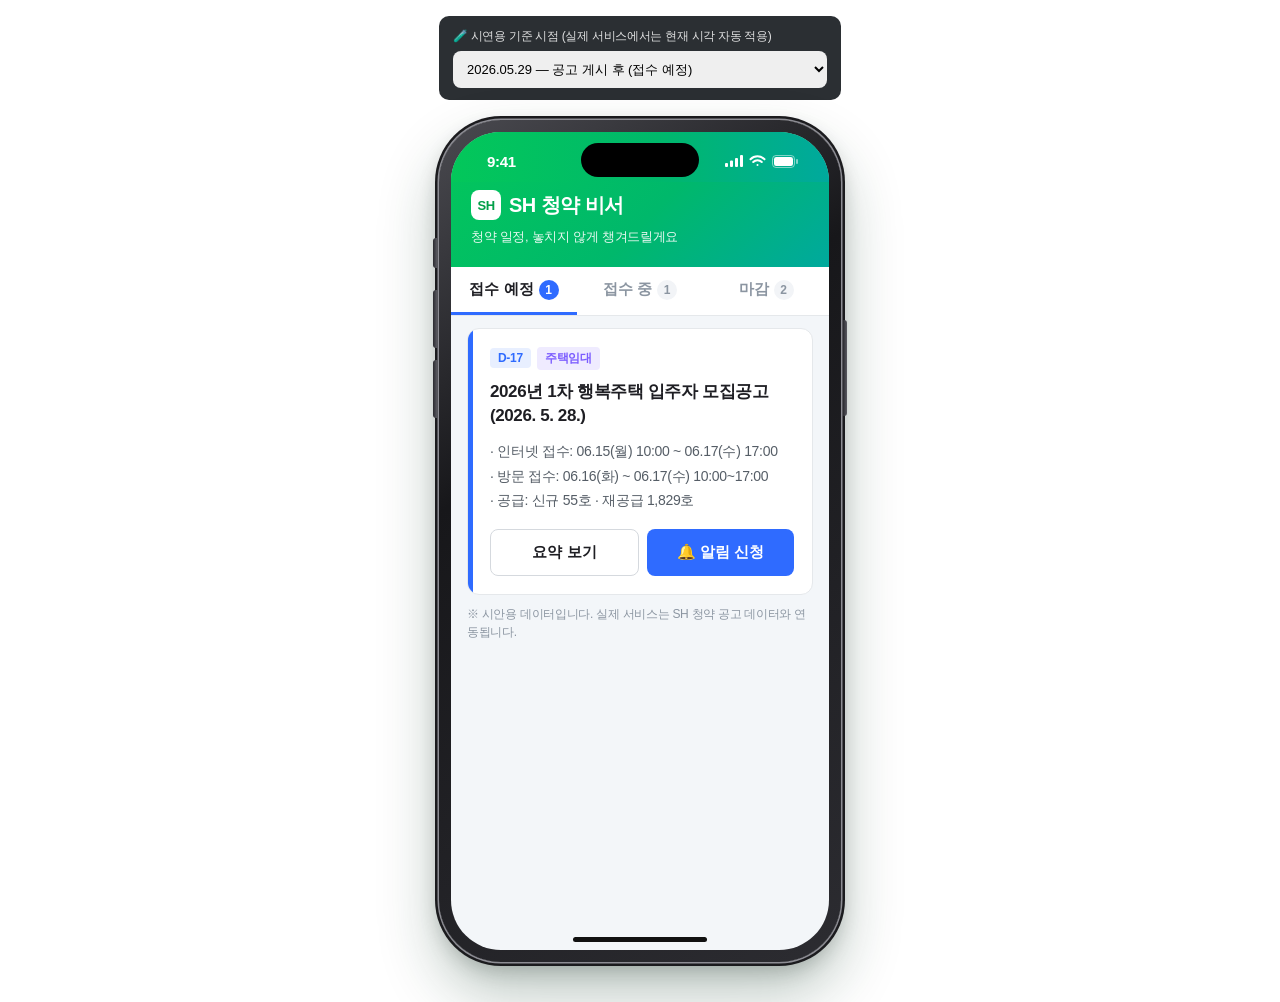
<file: public/assets/aistudio/SH___________________________a0e18278.html>
<!DOCTYPE html>
<html lang="ko">
<head>
<meta charset="UTF-8">
<meta name="viewport" content="width=device-width, initial-scale=1">
<title>SH 청약 비서 (시안)</title>
<style>
  :root{
    /* 네이버 스타일 멀티 컬러: 그린(메인) + 블루(알림·예정) + 오렌지(주의·복사) + 레드(경고) */
    --main:#03c75a; --main-d:#029f48; --main-l:#e8f9ef;
    --blue:#2f6bff; --blue-l:#e8efff;
    --orange:#ff7a1a; --orange-l:#fff0e3;
    --purple:#7b5cff; --purple-l:#efebff;
    --teal:#00a99d; --teal-l:#dff7f4;
    --pink:#ff5c8a; --pink-l:#ffe8ef;
    --cream:#f3f6f9; --gold:#f5a623; --gold-l:#fff7e6;
    --red:#e5362b; --red-l:#fdecea;
    --gray1:#f2f4f7; --gray2:#e5e8eb; --gray3:#8b95a1; --text:#1e1e23; --sub:#555d66;
  }
  *{box-sizing:border-box;margin:0;padding:0}
  body{font-family:-apple-system,"Apple SD Gothic Neo","Malgun Gothic","Nanum Gothic",sans-serif;
       background:#fff;min-height:100vh;color:var(--text);
       display:flex;flex-direction:column;align-items:center;padding:16px 8px 40px;-webkit-font-smoothing:antialiased;letter-spacing:-.3px}
  button{font-family:inherit;cursor:pointer;border:none;transition:background .15s,opacity .15s}
  button:active{opacity:.8}
  input[type=checkbox]{accent-color:var(--main)}
  .demo-bar{width:100%;max-width:402px;background:#2b2f33;color:#fff;border-radius:10px;padding:12px 14px;margin-bottom:20px;font-size:12px}
  .demo-bar label{display:block;margin-bottom:6px;opacity:.85}
  .demo-bar select{width:100%;padding:10px;border-radius:8px;border:none;font-size:13px}
  .phone{width:100%;height:818px;background:var(--cream);border-radius:50px;
         overflow:hidden;position:relative;display:flex;flex-direction:column}
  /* 상단: 그린 그라데이션 헤더 + 화이트 로고 마크 */
  .topbar{background:linear-gradient(135deg,#03c75a 0%,#00b86b 55%,#00a99d 100%);color:#fff;padding:58px 20px 20px;flex-shrink:0}
  .topbar .row{display:flex;align-items:center;gap:4px}
  .topbar h1{font-size:20px;font-weight:800;letter-spacing:-.5px;color:#fff}
  #s-list .topbar h1{display:flex;align-items:center;gap:8px}
  #s-list .topbar h1::before{content:"SH";display:inline-flex;align-items:center;justify-content:center;width:30px;height:30px;border-radius:8px;
    background:#fff;color:var(--main-d);font-size:13px;font-weight:900;letter-spacing:-.5px}
  .topbar .sub{font-size:13px;color:rgba(255,255,255,.9);margin-top:8px;line-height:1.45}
  #s-detail .topbar{padding:56px 16px 14px}
  #s-detail .topbar h1{font-size:17px}
  .back{background:none;color:#fff;font-size:28px;line-height:1;padding:0 8px 0 0}
  .screen{display:none;flex:1;overflow-y:auto;flex-direction:column}
  .screen.active{display:flex}
  .body{padding:12px 16px 44px;flex:1}
  /* tabs: 탭마다 상태 색상 */
  .tabs{display:flex;background:#fff;border-bottom:1px solid var(--gray2);position:sticky;top:0;z-index:2}
  .tab{flex:1;padding:13px 0 12px;background:#fff;font-size:15px;color:var(--gray3);border-bottom:3px solid transparent;font-weight:700}
  .tab .n{display:inline-block;min-width:20px;padding:0 6px;margin-left:5px;border-radius:10px;background:var(--gray1);font-size:12px;line-height:20px;color:var(--gray3);font-weight:700}
  .tab.on{color:var(--text)}
  .tab[data-tab=upcoming].on{border-bottom-color:var(--blue)} .tab[data-tab=upcoming].on .n{background:var(--blue);color:#fff}
  .tab[data-tab=open].on{border-bottom-color:var(--main)} .tab[data-tab=open].on .n{background:var(--main);color:#fff}
  .tab[data-tab=closed].on{border-bottom-color:#9aa3ad} .tab[data-tab=closed].on .n{background:#9aa3ad;color:#fff}
  /* cards: 상태별 왼쪽 컬러 바 */
  .card{position:relative;overflow:hidden;border:1px solid var(--gray2);border-radius:12px;padding:18px 18px 18px 22px;margin-bottom:10px;background:#fff}
  .card::before{content:"";position:absolute;left:0;top:0;bottom:0;width:5px;background:var(--gray2)}
  .card.upcoming::before{background:var(--blue)}
  .card.open::before{background:var(--main)}
  .card.closed::before{background:#c4c9d0}
  .card .head{display:flex;gap:6px;align-items:center;margin-bottom:10px}
  .badge{font-size:12px;font-weight:700;padding:3px 8px;border-radius:4px;background:var(--gray1);color:var(--sub)}
  .badge.dday{background:var(--blue-l);color:var(--blue)}
  .badge.open{background:var(--main);color:#fff}
  .badge.closed{background:var(--gray1);color:var(--gray3)}
  .badge.kind[data-k="주택임대"]{background:var(--purple-l);color:var(--purple)}
  .badge.kind[data-k="주택분양"]{background:var(--orange-l);color:#d95f00}
  .badge.kind[data-k="매입임대"]{background:var(--teal-l);color:var(--teal)}
  .badge.kind[data-k="희망하우징"]{background:var(--pink-l);color:#e03a6c}
  .card h3{font-size:17px;line-height:1.45;margin-bottom:10px;font-weight:700;letter-spacing:-.4px}
  .card ul{list-style:none;font-size:14px;color:var(--sub);line-height:1.75;margin-bottom:16px}
  .btns{display:flex;gap:8px}
  .btn{flex:1;padding:13px 0;border-radius:8px;font-size:15px;font-weight:700}
  .btn.ghost{background:#fff;color:var(--text);border:1px solid #d5d9de}
  .btn.main{background:var(--main);color:#fff}
  .btn.blue{background:var(--blue);color:#fff}
  /* 알림 버튼은 블루, 신청 버튼은 그린으로 구분 */
  .btn.main[data-go="alarm"]{background:var(--blue)}
  .btn.ghost[data-go="alarm"]{background:var(--blue-l);color:var(--blue);border-color:#c7d6ff}
  .btn.disabled{background:var(--gray1);color:var(--gray3);cursor:not-allowed;border:none}
  .empty{text-align:center;color:var(--gray3);font-size:14px;padding:60px 0}
  .note{font-size:12px;color:var(--gray3);line-height:1.55;margin-top:8px}
  /* detail: 섹션마다 흰 카드 + 포인트 컬러 */
  .alert{background:var(--gold-l);border:1px solid #fbe3b0;border-left:5px solid var(--orange);border-radius:10px;padding:14px 16px;font-size:14px;line-height:1.6;margin-bottom:10px;color:var(--sub)}
  .alert b{color:#c2540a}
  .title-box{background:#fff;border:1px solid var(--gray2);border-top:5px solid var(--main);border-radius:12px;padding:20px 18px}
  .title-box h2{font-size:20px;line-height:1.4;margin:10px 0 12px;font-weight:800;letter-spacing:-.5px}
  .kv{font-size:14px;line-height:1.8;color:var(--sub)}
  .kv b{color:var(--main-d);margin-right:6px}
  .sec{margin-top:10px;background:#fff;border:1px solid var(--gray2);border-radius:12px;padding:20px 18px}
  .sec h4{display:flex;align-items:center;gap:8px;font-size:17px;margin-bottom:14px;font-weight:800;letter-spacing:-.4px}
  .sec h4::before{content:"";width:4px;height:17px;border-radius:2px;background:var(--main)}
  .sec:has(#timeline) h4::before{background:var(--blue)}
  .sec:has(#mgmtNo) h4::before{background:var(--orange)}
  .sec:has(#formBox) h4::before{background:var(--main)}
  .tl{position:relative;padding-left:24px}
  .tl::before{content:"";position:absolute;left:7px;top:6px;bottom:6px;width:2px;background:var(--gray2)}
  .step{position:relative;margin-bottom:18px;font-size:14px;line-height:1.6}
  .step:last-child{margin-bottom:0}
  .step::before{content:"";position:absolute;left:-22px;top:5px;width:10px;height:10px;border-radius:50%;background:#fff;border:2px solid #cfd4da}
  .step.done::before{background:#cfd4da;border-color:#cfd4da}
  .step.now::before{background:var(--main);border-color:var(--main);box-shadow:0 0 0 4px var(--main-l)}
  .step .t{font-weight:700;font-size:15px}
  .step .d{color:var(--sub)}
  .tag-red{display:inline-block;background:var(--red-l);color:var(--red);font-weight:700;font-size:12px;padding:3px 8px;border-radius:4px;margin-top:4px}
  .copybox{display:flex;align-items:center;justify-content:space-between;background:var(--orange-l);border-radius:8px;padding:12px 14px;margin-top:8px}
  .copybox span{font-size:17px;font-weight:800;letter-spacing:.5px;color:#c2540a}
  .copybtn{background:var(--orange);color:#fff;font-size:13px;font-weight:700;padding:9px 14px;border-radius:6px}
  .res-item{font-size:14px;margin-bottom:20px;line-height:1.55;color:var(--sub)}
  .res-item:last-child{margin-bottom:0}
  .res-item b{font-size:15px;color:var(--text)}
  .linkbtn{display:inline-block;margin-top:8px;padding:10px 14px;background:var(--blue-l);color:var(--blue);border:1px solid #c7d6ff;font-weight:700;font-size:13px;border-radius:6px}
  /* form */
  .formbox{background:#f1faf5;border:1px solid #d3f0df;border-radius:10px;padding:16px}
  .formbox label.l{display:block;font-size:13px;color:var(--sub);margin:14px 0 6px;font-weight:700}
  .formbox label.l:first-child{margin-top:0}
  .inrow{display:flex;gap:6px}
  .inrow input{flex:1;padding:13px;border:1px solid #d5d9de;background:#fff;border-radius:8px;font-size:15px;min-width:0;outline:none}
  .inrow input:focus{border-color:var(--main)}
  .inrow button{padding:0 14px;background:var(--blue);color:#fff;border-radius:8px;font-size:13px;font-weight:700;white-space:nowrap}
  .msg{font-size:12px;margin-top:6px;min-height:14px}
  .msg.ok{color:var(--main-d)} .msg.err{color:var(--red)}
  .chk{display:flex;gap:10px;align-items:flex-start;background:#fff;border:1px solid var(--gray2);border-radius:8px;padding:12px 14px;margin-bottom:8px;font-size:14px;line-height:1.45;font-weight:600}
  /* ───── iPhone 목업 프레임 ───── */
  .device{position:relative;width:100%;max-width:402px;padding:12px;border-radius:62px;
    background:linear-gradient(145deg,#4a4a50 0%,#17171a 35%,#2c2c31 100%);
    box-shadow:0 0 0 1.5px #8d8d94,0 0 0 4px #1b1b1e,0 30px 60px rgba(20,60,40,.30),0 8px 20px rgba(0,0,0,.2)}
  .device .side{position:absolute;width:4px;background:linear-gradient(90deg,#2a2a2f,#5a5a61)}
  .device .side.left{left:-6px;border-radius:3px 0 0 3px}
  .device .side.right{right:-6px;border-radius:0 3px 3px 0}
  /* 다이나믹 아일랜드 + 홈 인디케이터 */
  .phone::before{content:"";position:absolute;top:11px;left:50%;transform:translateX(-50%);width:118px;height:34px;background:#000;border-radius:20px;z-index:30;pointer-events:none}
  .phone::after{content:"";position:absolute;bottom:8px;left:50%;transform:translateX(-50%);width:134px;height:5px;background:#111;border-radius:3px;z-index:30;pointer-events:none}
  /* 상태 표시줄 */
  .statusbar{position:absolute;top:0;left:0;right:0;height:50px;display:flex;justify-content:space-between;align-items:center;
    padding:8px 30px 0 36px;color:#fff;font-size:15px;font-weight:700;z-index:25;pointer-events:none;
    background:linear-gradient(90deg,#03c75a 0%,#00b86b 55%,#00a99d 100%)}
  .statusbar .ico{display:flex;align-items:center;gap:6px}
  .tabs{top:50px}
  .phone .cta{padding-bottom:30px}
  /* 좁은 화면(실제 휴대폰)에서는 프레임 제거 */
  @media (max-width:430px){
    body{padding:8px 0 24px}
    .device{padding:0;border-radius:0;background:none;box-shadow:none}
    .device .side,.statusbar,.phone::before,.phone::after{display:none}
    .phone{border-radius:0;height:calc(100vh - 110px);min-height:600px}
    .topbar{padding-top:22px}
    #s-detail .topbar{padding-top:16px}
    .tabs{top:0}
    .phone .cta{padding-bottom:14px}
  }
  .chk:has(input:checked){border-color:var(--main);background:var(--main-l)}
  .chk input{margin-top:3px;width:18px;height:18px}
  .chk small{display:block;color:var(--gray3);font-size:12px;font-weight:400;margin-top:2px}
  .agree{font-size:12px;color:var(--sub);line-height:1.6;margin:14px 0}
  .ics{display:block;width:100%;margin-top:8px;padding:13px;background:var(--blue-l);border:1px solid #c7d6ff;border-radius:8px;font-size:14px;font-weight:700;color:var(--blue)}
  .disclaimer{font-size:12px;color:var(--gray3);line-height:1.6;margin-top:16px;padding:0 4px}
  /* 하단 고정 버튼 */
  .cta{flex-shrink:0;padding:10px 16px 20px;background:#fff;border-top:1px solid var(--gray2);display:flex;gap:8px}
  .cta .btn{padding:15px 0;font-size:16px;border-radius:8px}
  .done-box{background:var(--main-l);color:var(--main-d);border-radius:10px;padding:16px;font-size:14px;font-weight:700;line-height:1.6;display:none;margin-top:12px}
  .toast{position:absolute;left:50%;bottom:100px;transform:translateX(-50%);background:rgba(30,30,35,.92);color:#fff;font-size:13px;
         padding:11px 18px;border-radius:8px;opacity:0;pointer-events:none;transition:opacity .25s;white-space:nowrap;z-index:9}
  .toast.show{opacity:1}
</style>
</head>
<body>

<div class="demo-bar">
  <label>🧪 시연용 기준 시점 (실제 서비스에서는 현재 시각 자동 적용)</label>
  <select id="demoDate">
    <option value="2026-05-29T09:00">2026.05.29 — 공고 게시 후 (접수 예정)</option>
    <option value="2026-06-14T09:00">2026.06.14 — 접수 시작 전날</option>
    <option value="2026-06-16T12:00">2026.06.16 — 인터넷 접수 기간 중</option>
    <option value="2026-06-26T17:00">2026.06.26 — 서류심사 대상자 발표일 (접수 마감 후)</option>
  </select>
</div>

<div class="phone">

  <!-- ========== 화면 1: 공고 목록 ========== -->
  <section id="s-list" class="screen active">
    <div class="topbar">
      <h1>SH 청약 비서</h1>
      <div class="sub">청약 일정, 놓치지 않게 챙겨드릴게요</div>
    </div>
    <div class="tabs">
      <button class="tab on" data-tab="upcoming">접수 예정<span class="n" id="n-upcoming">0</span></button>
      <button class="tab" data-tab="open">접수 중<span class="n" id="n-open">0</span></button>
      <button class="tab" data-tab="closed">마감<span class="n" id="n-closed">0</span></button>
    </div>
    <div class="body" id="listBody"></div>
  </section>

  <!-- ========== 화면 2: 공고 상세 ========== -->
  <section id="s-detail" class="screen">
    <div class="topbar">
      <div class="row">
        <button class="back" id="btnBack" aria-label="뒤로">‹</button>
        <h1>공고 상세 요약</h1>
      </div>
    </div>
    <div class="body">
      <div class="alert">
        ⚠️ <b>[필독] 기존 행복주택 예비자이신가요?</b><br>
        이번 공고 신청 시 동일유형 예비자 명부에서 제외될 수 있고, 공공임대주택(국민임대·영구임대·행복주택·통합공공임대) 입주 시 모든 예비자 명부에서 제외됩니다.
      </div>

      <div class="title-box">
        <span class="badge dday" id="d-badge">D-18</span>
        <h2>2026년 1차 행복주택 입주자 모집공고</h2>
        <div class="kv">
          <b>공급호수</b> 신규공급 55호 · 재공급 1,829호(예비입주자 포함)<br>
          <b>신청자격</b> 대학생, 청년, 신혼부부, 고령자, 주거급여수급자
        </div>
      </div>

      <div class="sec">
        <h4>📅 핵심 일정</h4>
        <div class="tl" id="timeline"></div>
      </div>

      <div class="sec">
        <h4>📌 신청 전 확인하세요</h4>
        <div class="res-item">
          <b>청약홈 순위확인서 발급용 주택관리번호</b><br>
          공고일 이후 영업일(2026.05.29.)부터 확인·발급 가능
          <div class="copybox"><span id="mgmtNo">2026-000254</span><button class="copybtn" id="btnCopy">번호 복사</button></div>
        </div>
        <div class="res-item">
          <b>공급단지 전자팸플릿</b><br>
          홈페이지 &gt; 청약정보 &gt; 전자팸플릿에서 '단지명' 검색
          <div class="note">※ 최초 공급 시 제작된 자료로 공급유형·세대수가 다를 수 있어 참고용으로만 활용하세요.</div>
          <button class="linkbtn" data-demo="전자팸플릿 페이지로 연결됩니다.">전자팸플릿 바로가기</button>
        </div>
        <div class="res-item">
          <b>공고문 원본</b><br>
          단지·공급호수·소득·자산 기준 등 상세 내용은 공고문(첨부1)을 확인하세요.
          <br><button class="linkbtn" data-demo="공고문 PDF가 다운로드됩니다.">📄 공고문 다운로드</button>
        </div>
      </div>

      <div class="sec">
        <h4>🔔 이 공고 알림 받기</h4>
        <div class="formbox" id="formBox">
          <label class="l">휴대폰 번호</label>
          <div class="inrow">
            <input id="phone" type="tel" inputmode="numeric" placeholder="010-0000-0000" maxlength="13">
            <button id="btnSend">인증번호 받기</button>
          </div>
          <label class="l">인증번호 (시안: 1234 입력)</label>
          <div class="inrow">
            <input id="code" type="tel" inputmode="numeric" placeholder="4자리" maxlength="4">
            <button id="btnVerify">확인</button>
          </div>
          <div class="msg" id="phoneMsg"></div>

          <label class="l">알림 받을 시점 (중복 선택 가능)</label>
          <label class="chk"><input type="checkbox" class="alarm" value="0" checked>
            <span>청약 접수 하루 전<small>06.14(일) 오전 10시</small></span></label>
          <label class="chk"><input type="checkbox" class="alarm" value="1" checked>
            <span>접수 마감 당일 아침<small>06.17(수) 오전 10시 · 마감 17:00</small></span></label>
          <label class="chk"><input type="checkbox" class="alarm" value="2">
            <span>서류심사 대상자 발표일<small>06.26(금) 오후 4시 이후</small></span></label>
          <label class="chk"><input type="checkbox" class="alarm" value="3">
            <span>서류 제출 마감 하루 전<small>07.02(목) 오전 10시 · 등기우편만 접수</small></span></label>

          <div class="agree">
            <label><input type="checkbox" id="agree"> [필수] 휴대폰 번호 수집·이용에 동의합니다.</label><br>
            · 수집 항목: 휴대폰 번호 1개 · 이용 목적: 해당 공고 일정 알림 발송<br>
            · 보유 기간: 해당 공고 종료 후 즉시 파기
          </div>
          <button class="ics" id="btnIcs">📅 번호 입력 없이 내 캘린더에 일정 담기 (.ics)</button>
        </div>
        <div class="done-box" id="doneBox"></div>
      </div>

      <div class="disclaimer">
        본 화면은 공고문 이해를 돕기 위한 요약 정보이며, 일정·자격 등 정확한 내용은 반드시 입주자 모집공고문을 확인해 주세요. 공고문 미숙지로 인한 불이익의 책임은 신청자 본인에게 있습니다.<br>
        신청 문의: 서울주택도시개발공사 콜센터 1600-3456
      </div>
    </div>
    <div class="cta" id="ctaBar"></div>
  </section>

  <div class="toast" id="toast"></div>
</div>

<script>
/* ───────── 데이터 (시안용) ───────── */
const SH_APPLY_URL = "https://www.i-sh.co.kr/app/index.do";
const T = {
  open:  new Date("2026-06-15T10:00"),
  close: new Date("2026-06-17T17:00"),
  docAnn:new Date("2026-06-26T16:00"),
  docS:  new Date("2026-07-01T00:00"),
  docE:  new Date("2026-07-03T23:59"),
  win:   new Date("2026-10-30T00:00")
};
const ALARMS = [
  {label:"[청약 접수 D-1] 내일 10:00부터 2026년 1차 행복주택 청약이 시작됩니다.", at:"20260614T100000"},
  {label:"[마감 당일] 오늘 17:00 청약 마감! 아직 신청 전이신가요?",               at:"20260617T100000"},
  {label:"[서류심사 대상자 발표] 오늘 16시 이후 발표 결과를 확인하세요.",          at:"20260626T161000"},
  {label:"[서류 마감 D-1] 내일까지 등기우편으로 발송하세요. (일반우편 불가)",       at:"20260702T100000"}
];
const OTHERS = [
  {status:"open",   kind:"주택분양", title:"고덕강일지구 3단지 토지임대부 분양주택 입주자모집공고", lines:["청약시작일: 2026-10-26"], url:SH_APPLY_URL},
  {status:"closed", kind:"매입임대", title:"2026년 하반기 신혼·신생아 매입임대주택Ⅰ 입주자 모집공고(26.09.30.)", lines:["청약시작일: 2026-10-13"]},
  {status:"closed", kind:"희망하우징", title:"2026-2차 희망하우징(공공기숙사) 입주자 모집공고(2026. 9. 17.)", lines:["청약시작일: 2026-10-01"]}
];

/* ───────── 상태 ───────── */
let now = new Date(document.getElementById("demoDate").value);
let curTab = "upcoming";
let verified = false;

const $ = s => document.querySelector(s);
const $$ = s => [...document.querySelectorAll(s)];
const fmt = d => `${d.getMonth()+1}.${String(d.getDate()).padStart(2,"0")}`;
const dayDiff = (a,b) => Math.round((new Date(b.toDateString()) - new Date(a.toDateString()))/86400000);

function happyStatus(){
  if(now < T.open) return "upcoming";
  if(now <= T.close) return "open";
  return "closed";
}
function toast(msg){
  const t = $("#toast"); t.textContent = msg; t.classList.add("show");
  clearTimeout(toast._t); toast._t = setTimeout(()=>t.classList.remove("show"),1800);
}

/* ───────── 화면 1: 목록 ───────── */
function renderList(){
  const st = happyStatus();
  const items = [{status:st, kind:"주택임대", happy:true,
    title:"2026년 1차 행복주택 입주자 모집공고(2026. 5. 28.)"}, ...OTHERS];
  const cnt = {upcoming:0,open:0,closed:0};
  items.forEach(i=>cnt[i.status]++);
  ["upcoming","open","closed"].forEach(k=>$("#n-"+k).textContent = cnt[k]);

  const list = items.filter(i=>i.status===curTab);
  const box = $("#listBody");
  if(!list.length){ box.innerHTML = '<div class="empty">해당하는 공고가 없습니다.</div>'; return; }

  box.innerHTML = list.map((i,idx)=>{
    let badge, lines, btns;
    if(i.happy){
      const d = dayDiff(now, T.open);
      badge = i.status==="upcoming" ? `<span class="badge dday">D-${d}</span>`
            : i.status==="open" ? `<span class="badge open">접수 중</span>` : `<span class="badge closed">접수 마감</span>`;
      lines = ["인터넷 접수: 06.15(월) 10:00 ~ 06.17(수) 17:00",
               "방문 접수: 06.16(화) ~ 06.17(수) 10:00~17:00",
               "공급: 신규 55호 · 재공급 1,829호"];
      btns = `<button class="btn ghost" data-go="detail">요약 보기</button>` +
        (i.status==="open"
          ? `<button class="btn main" data-apply="1">청약 신청하기</button>`
          : i.status==="upcoming" ? `<button class="btn main" data-go="alarm">🔔 알림 신청</button>`
          : `<button class="btn ghost" data-go="alarm">🔔 서류 알림</button>`);
    }else{
      badge = i.status==="open" ? `<span class="badge open">접수 중</span>` : `<span class="badge closed">청약 완료</span>`;
      lines = i.lines;
      btns = `<button class="btn ghost" data-demo="공고 요약 카드로 이동합니다. (시안에서는 행복주택 공고만 상세 구현)">요약 보기</button>` +
        (i.status==="open" ? `<button class="btn main" data-apply="${i.url}">청약 신청하기</button>`
                           : `<button class="btn disabled" disabled>신청 마감</button>`);
    }
    return `<div class="card ${i.status}">
      <div class="head">${badge}<span class="badge kind" data-k="${i.kind}">${i.kind}</span></div>
      <h3>${i.title}</h3>
      <ul>${lines.map(l=>`<li>· ${l}</li>`).join("")}</ul>
      <div class="btns">${btns}</div>
    </div>`;
  }).join("") + `<div class="note">※ 시안용 데이터입니다. 실제 서비스는 SH 청약 공고 데이터와 연동됩니다.</div>`;
}

/* ───────── 화면 2: 상세 ───────── */
function renderDetail(){
  const st = happyStatus();
  const b = $("#d-badge");
  if(st==="upcoming"){ b.className="badge dday"; b.textContent = "D-"+dayDiff(now,T.open); }
  else if(st==="open"){ b.className="badge open"; b.textContent = "접수 중"; }
  else { b.className="badge closed"; b.textContent = "접수 마감"; }

  const steps = [
    {t:"① 모집공고",       d:"2026.05.28(목)", end:new Date("2026-05-28T23:59")},
    {t:"② 청약 접수",      d:"인터넷 06.15(월) 10:00 ~ 06.17(수) 17:00<br>방문 06.16(화) ~ 06.17(수) 10:00~17:00", end:T.close, start:T.open},
    {t:"③ 서류심사 대상자 발표", d:"06.26(금) 16시 이후", end:T.docAnn},
    {t:"④ 서류 제출",      d:"07.01(수) ~ 07.03(금)<br><span class='tag-red'>등기우편 접수 · 일반우편 불가</span>", end:T.docE, start:T.docS},
    {t:"⑤ 당첨자 발표",    d:"10.30(금) 예정<br><span class='note'>금융자산 조회가 지연되면 변경될 수 있습니다.</span>", end:T.win}
  ];
  let nowIdx = steps.findIndex(s => now <= s.end);
  if(nowIdx<0) nowIdx = steps.length-1;
  // 아직 시작 전 단계 사이(예: 공고 후 ~ 접수 전)는 다음 단계를 '현재'로 표시
  $("#timeline").innerHTML = steps.map((s,i)=>{
    const cls = i<nowIdx ? "done" : i===nowIdx ? "now" : "";
    return `<div class="step ${cls}"><div class="t">${s.t}${i===nowIdx?' <span style="color:var(--main)">← 지금</span>':''}</div><div class="d">${s.d}</div></div>`;
  }).join("");

  renderCta();
}
function renderCta(){
  const st = happyStatus();
  const bar = $("#ctaBar");
  if(st==="open"){
    bar.innerHTML = `<button class="btn ghost" data-go="alarm">🔔 알림 신청</button>
                     <button class="btn main" style="flex:2" data-apply="1">인터넷 청약 신청하기</button>`;
  }else if(st==="upcoming"){
    bar.innerHTML = `<button class="btn disabled" style="flex:1" disabled>접수 시작 전</button>
                     <button class="btn main" style="flex:2" data-go="alarm">🔔 청약 시작 알림 예약하기</button>`;
  }else{
    bar.innerHTML = `<button class="btn disabled" style="flex:1" disabled>접수 마감</button>
                     <button class="btn main" style="flex:2" data-go="alarm">🔔 서류 제출 알림 받기</button>`;
  }
}

/* ───────── 이동 ───────── */
function show(id){ $$(".screen").forEach(s=>s.classList.toggle("active", s.id===id)); }
function goDetail(scrollToAlarm){
  show("s-detail"); renderDetail();
  const sc = $("#s-detail");
  if(scrollToAlarm){ setTimeout(()=>$("#formBox").scrollIntoView({behavior:"smooth",block:"center"}),50); }
  else sc.scrollTop = 0;
}

/* ───────── 이벤트 ───────── */
document.addEventListener("click", e=>{
  const t = e.target.closest("button, label");
  if(!t) return;
  if(t.dataset.go==="detail") return goDetail(false);
  if(t.dataset.go==="alarm")  return goDetail(true);
  if(t.dataset.apply){
    const url = t.dataset.apply.startsWith("http") ? t.dataset.apply : SH_APPLY_URL;
    return window.open(url,"_blank","noopener");
  }
  if(t.dataset.demo) return toast(t.dataset.demo);
  if(t.classList.contains("tab")){
    curTab = t.dataset.tab;
    $$(".tab").forEach(x=>x.classList.toggle("on", x===t));
    renderList();
  }
});
$("#btnBack").onclick = ()=>show("s-list");

$("#demoDate").onchange = e=>{
  now = new Date(e.target.value);
  curTab = happyStatus();
  $$(".tab").forEach(x=>x.classList.toggle("on", x.dataset.tab===curTab));
  renderList();
  if($("#s-detail").classList.contains("active")) renderDetail();
};

/* 번호 복사 */
$("#btnCopy").onclick = async ()=>{
  const v = $("#mgmtNo").textContent;
  try{ await navigator.clipboard.writeText(v); }
  catch(_){ const r=document.createRange(); r.selectNodeContents($("#mgmtNo")); const s=getSelection(); s.removeAllRanges(); s.addRange(r); document.execCommand("copy"); }
  toast("주택관리번호가 복사되었습니다");
};

/* 휴대폰 번호 자동 하이픈 */
$("#phone").addEventListener("input", e=>{
  let v = e.target.value.replace(/\D/g,"").slice(0,11);
  if(v.length>7) v = v.replace(/(\d{3})(\d{4})(\d+)/,"$1-$2-$3");
  else if(v.length>3) v = v.replace(/(\d{3})(\d+)/,"$1-$2");
  e.target.value = v;
});
const msg = (t,ok)=>{ const m=$("#phoneMsg"); m.textContent=t; m.className="msg "+(ok?"ok":"err"); };
$("#btnSend").onclick = ()=>{
  if(!/^010-\d{4}-\d{4}$/.test($("#phone").value)) return msg("휴대폰 번호를 정확히 입력해 주세요.",false);
  msg("인증번호를 발송했습니다. (시안: 1234)",true);
};
$("#btnVerify").onclick = ()=>{
  if($("#code").value==="1234"){ verified = true; msg("✔ 번호 확인이 완료되었습니다.",true); }
  else { verified = false; msg("인증번호가 일치하지 않습니다.",false); }
};

/* 알림 신청 (CTA 하단 또는 폼 내 버튼 역할: 마지막 체크 후 자동 안내) */
function submitAlarm(){
  const picked = $$(".alarm:checked").map(c=>+c.value);
  if(!verified) return toast("휴대폰 번호 확인을 먼저 해주세요");
  if(!picked.length) return toast("알림 시점을 1개 이상 선택해 주세요");
  if(!$("#agree").checked) return toast("개인정보 수집·이용에 동의해 주세요");
  const box = $("#doneBox");
  box.style.display="block";
  box.innerHTML = "✔ 알림 신청이 완료되었습니다.<br>" + picked.map(i=>"· "+ALARMS[i].label).join("<br>")
    + "<br><span style='font-weight:400'>공고 종료 후 입력하신 번호는 즉시 파기됩니다.</span>";
  box.scrollIntoView({behavior:"smooth",block:"center"});
}
// 폼 하단에 신청 버튼 추가
(function(){
  const b = document.createElement("button");
  b.className="btn blue"; b.style.cssText="width:100%;margin-top:12px;padding:16px 0;font-size:15px";
  b.textContent="🔔 공고 알림 예약하기"; b.onclick = submitAlarm;
  $("#btnIcs").before(b);
})();

/* 캘린더(.ics) 내려받기 */
$("#btnIcs").onclick = ()=>{
  const ev = [
    ["청약 접수 시작(인터넷)","20260615T100000","20260615T103000"],
    ["청약 접수 마감(인터넷 17:00)","20260617T170000","20260617T173000"],
    ["서류심사 대상자 발표","20260626T160000","20260626T163000"],
    ["서류 제출 시작(등기우편)","20260701T090000","20260701T093000"],
    ["서류 제출 마감(등기우편)","20260703T090000","20260703T093000"]
  ].map((e,i)=>`BEGIN:VEVENT\r\nUID:sh-happy-2026-1-${i}@sh-demo\r\nDTSTAMP:20260527T000000Z\r\nDTSTART:${e[1]}\r\nDTEND:${e[2]}\r\nSUMMARY:[SH 행복주택] ${e[0]}\r\nEND:VEVENT`).join("\r\n");
  const ics = `BEGIN:VCALENDAR\r\nVERSION:2.0\r\nPRODID:-//SH Demo//KO\r\n${ev}\r\nEND:VCALENDAR`;
  const a = document.createElement("a");
  a.href = URL.createObjectURL(new Blob([ics],{type:"text/calendar"}));
  a.download = "SH_행복주택_일정.ics"; a.click();
  toast("일정 파일을 내려받았습니다");
};

/* iPhone 목업: 기존 화면을 .device 프레임으로 감싸고 버튼·상태바 추가 */
(function(){
  const phone = $(".phone");
  const dev = document.createElement("div");
  dev.className = "device";
  phone.parentNode.insertBefore(dev, phone);
  dev.appendChild(phone);
  [["left","118px","30px"],["left","170px","58px"],["left","240px","58px"],["right","200px","96px"]].forEach(([side,top,h])=>{
    const b = document.createElement("i");
    b.className = "side " + side; b.style.top = top; b.style.height = h;
    dev.appendChild(b);
  });
  const sb = document.createElement("div");
  sb.className = "statusbar";
  sb.innerHTML = '<span>9:41</span><span class="ico">'
    + '<svg width="18" height="12" viewBox="0 0 18 12" fill="#fff"><rect x="0" y="8" width="3" height="4" rx="1"/><rect x="5" y="5.5" width="3" height="6.5" rx="1"/><rect x="10" y="3" width="3" height="9" rx="1"/><rect x="15" y="0" width="3" height="12" rx="1"/></svg>'
    + '<svg width="17" height="12" viewBox="0 0 17 12" fill="none" stroke="#fff" stroke-width="2" stroke-linecap="round"><path d="M1.5 4.2a10 10 0 0 1 14 0"/><path d="M4.2 7a6 6 0 0 1 8.6 0"/><circle cx="8.5" cy="10" r="1" fill="#fff" stroke="none"/></svg>'
    + '<svg width="27" height="13" viewBox="0 0 27 13"><rect x="0.5" y="0.5" width="22" height="12" rx="3.5" fill="none" stroke="#fff" opacity=".5"/><rect x="2" y="2" width="19" height="9" rx="2.2" fill="#fff"/><rect x="24" y="4" width="2" height="5" rx="1" fill="#fff" opacity=".5"/></svg>'
    + '</span>';
  phone.prepend(sb);
})();

renderList();
</script>
</body>
</html>
</file>
